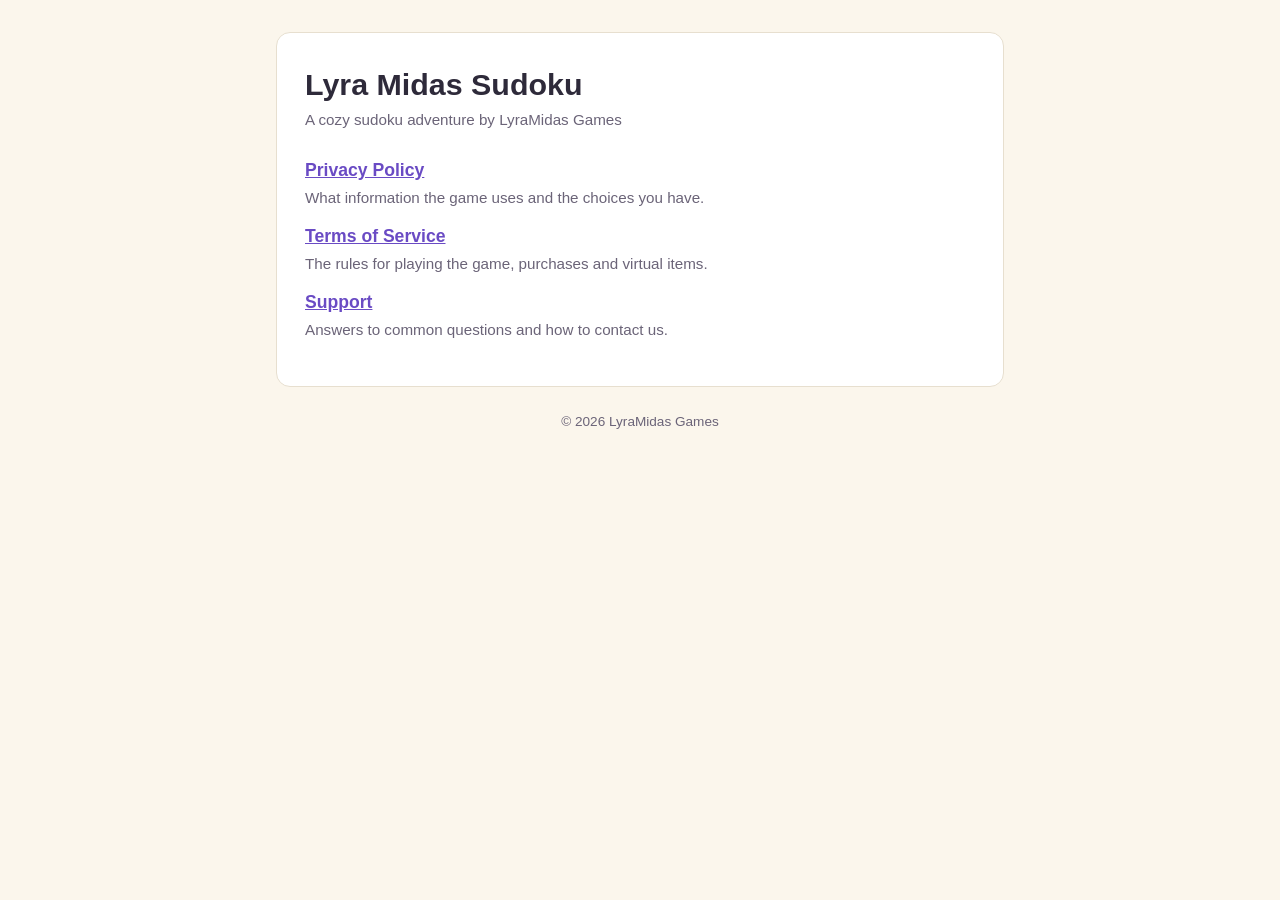
<file: index.html>
<!doctype html>
<html lang="en">
<head>
<meta charset="utf-8">
<meta name="viewport" content="width=device-width, initial-scale=1">
<title>Lyra Midas Sudoku</title>
<meta name="description" content="Lyra Midas Sudoku by LyraMidas Games: privacy policy, terms of service and support.">
<link rel="stylesheet" href="style.css">
</head>
<body>
<main>
<div class="card">
  <h1>Lyra Midas Sudoku</h1>
  <p class="meta">A cozy sudoku adventure by LyraMidas Games</p>
  <ul class="links">
    <li><a href="privacy-policy.html">Privacy Policy</a><span>What information the game uses and the choices you have.</span></li>
    <li><a href="terms-of-service.html">Terms of Service</a><span>The rules for playing the game, purchases and virtual items.</span></li>
    <li><a href="support.html">Support</a><span>Answers to common questions and how to contact us.</span></li>
  </ul>
</div>
<footer>© 2026 LyraMidas Games</footer>
</main>
</body>
</html>
</file>
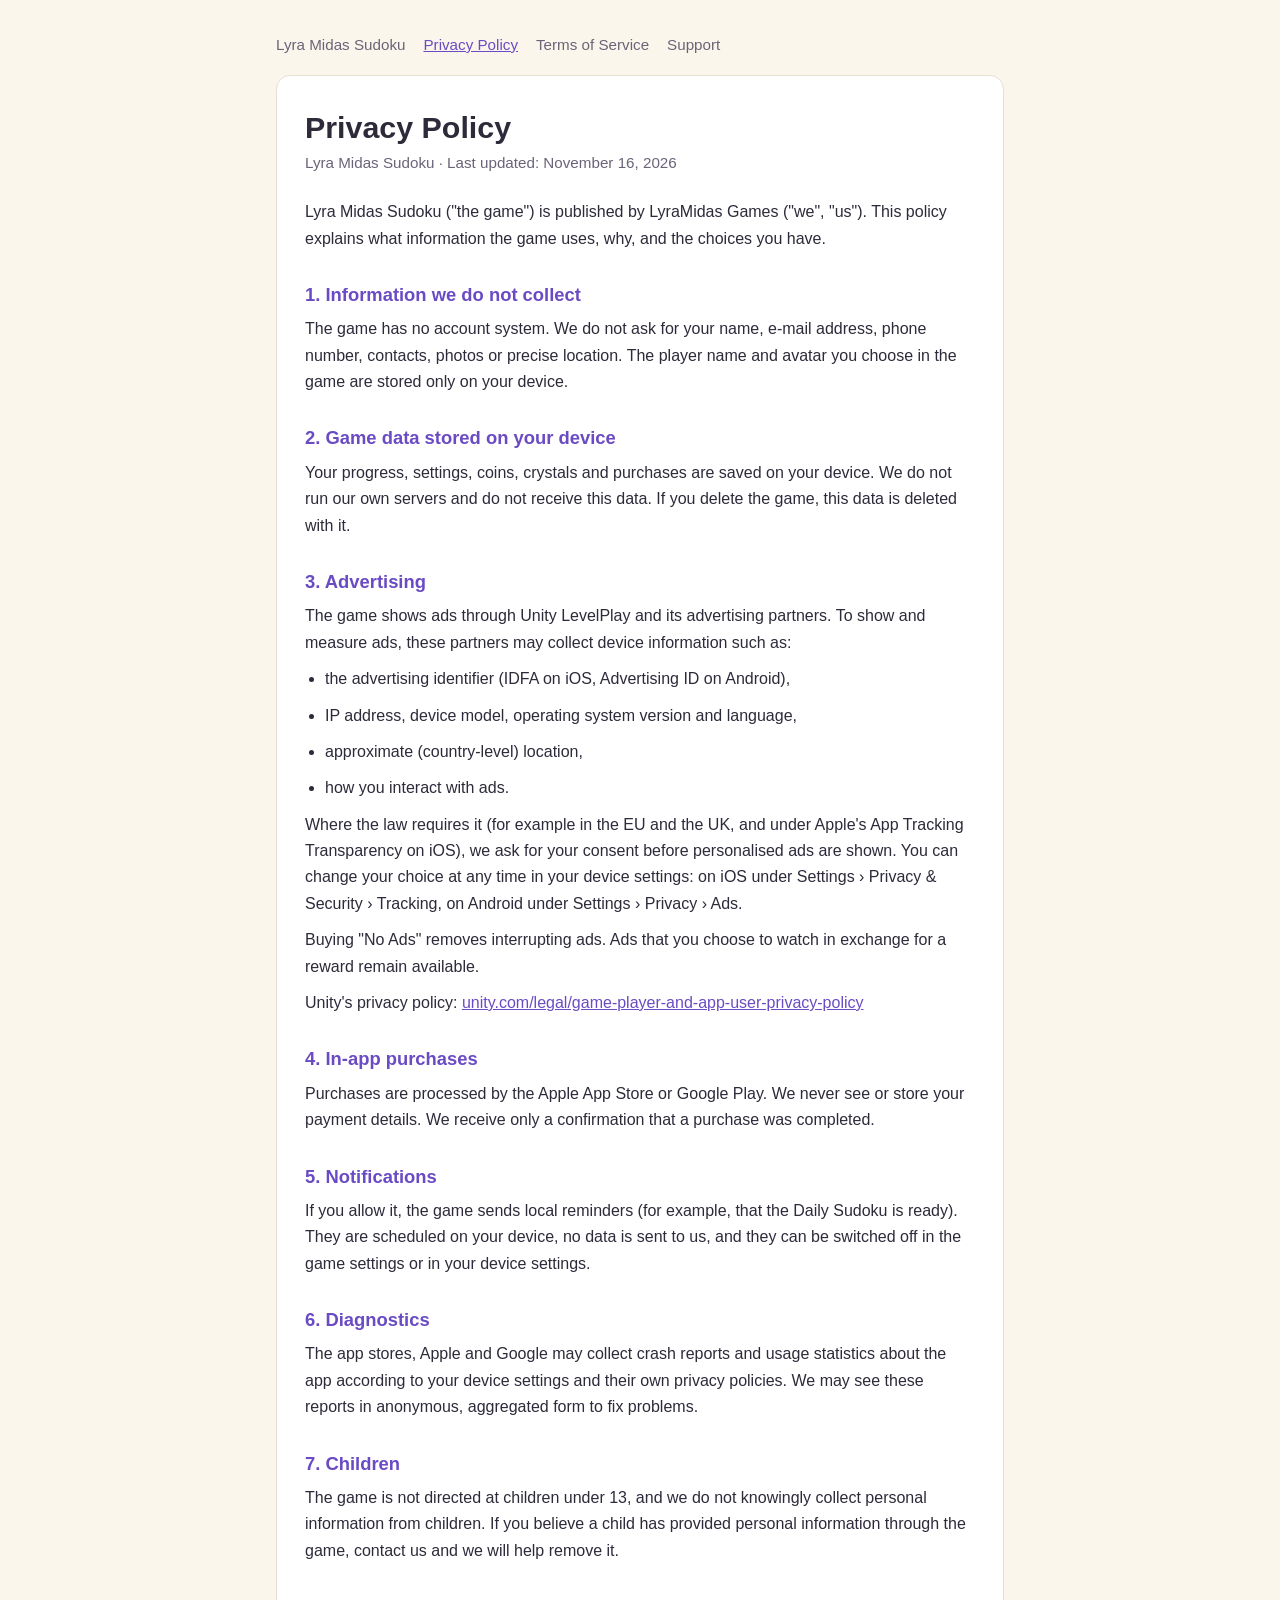
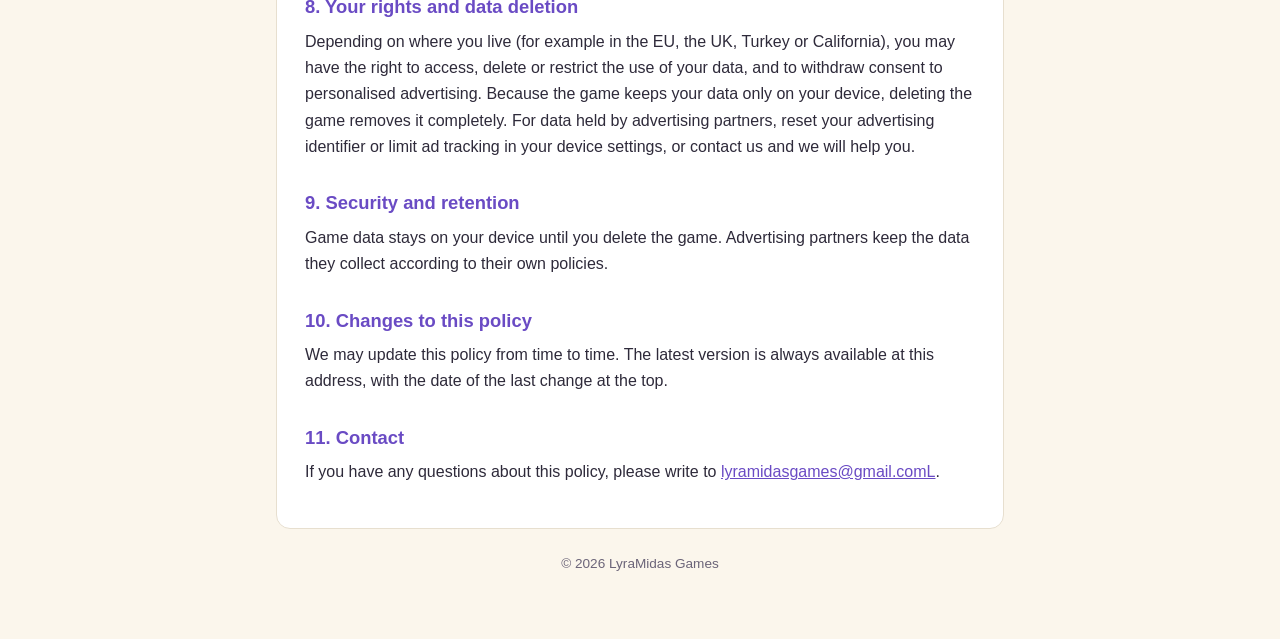
<file: privacy-policy.html>
<!doctype html>
<html lang="en">
<head>
<meta charset="utf-8">
<meta name="viewport" content="width=device-width, initial-scale=1">
<title>Privacy Policy – Lyra Midas Sudoku</title>
<meta name="description" content="Privacy Policy for the mobile game Lyra Midas Sudoku by LyraMidas Games.">
<link rel="stylesheet" href="style.css">
</head>
<body>
<main>
<nav>
  <a href="index.html">Lyra Midas Sudoku</a>
  <a href="privacy-policy.html" aria-current="page">Privacy Policy</a>
  <a href="terms-of-service.html">Terms of Service</a>
  <a href="support.html">Support</a>
</nav>
<div class="card">
  <h1>Privacy Policy</h1>
  <p class="meta">Lyra Midas Sudoku · Last updated: November 16, 2026</p>

  <p>Lyra Midas Sudoku ("the game") is published by LyraMidas Games ("we", "us"). This policy explains what information the game uses, why, and the choices you have.</p>

  <h2>1. Information we do not collect</h2>
  <p>The game has no account system. We do not ask for your name, e-mail address, phone number, contacts, photos or precise location. The player name and avatar you choose in the game are stored only on your device.</p>

  <h2>2. Game data stored on your device</h2>
  <p>Your progress, settings, coins, crystals and purchases are saved on your device. We do not run our own servers and do not receive this data. If you delete the game, this data is deleted with it.</p>

  <h2>3. Advertising</h2>
  <p>The game shows ads through Unity LevelPlay and its advertising partners. To show and measure ads, these partners may collect device information such as:</p>
  <ul>
    <li>the advertising identifier (IDFA on iOS, Advertising ID on Android),</li>
    <li>IP address, device model, operating system version and language,</li>
    <li>approximate (country-level) location,</li>
    <li>how you interact with ads.</li>
  </ul>
  <p>Where the law requires it (for example in the EU and the UK, and under Apple's App Tracking Transparency on iOS), we ask for your consent before personalised ads are shown. You can change your choice at any time in your device settings: on iOS under Settings › Privacy &amp; Security › Tracking, on Android under Settings › Privacy › Ads.</p>
  <p>Buying "No Ads" removes interrupting ads. Ads that you choose to watch in exchange for a reward remain available.</p>
  <p>Unity's privacy policy: <a href="https://unity.com/legal/game-player-and-app-user-privacy-policy">unity.com/legal/game-player-and-app-user-privacy-policy</a></p>

  <h2>4. In-app purchases</h2>
  <p>Purchases are processed by the Apple App Store or Google Play. We never see or store your payment details. We receive only a confirmation that a purchase was completed.</p>

  <h2>5. Notifications</h2>
  <p>If you allow it, the game sends local reminders (for example, that the Daily Sudoku is ready). They are scheduled on your device, no data is sent to us, and they can be switched off in the game settings or in your device settings.</p>

  <h2>6. Diagnostics</h2>
  <p>The app stores, Apple and Google may collect crash reports and usage statistics about the app according to your device settings and their own privacy policies. We may see these reports in anonymous, aggregated form to fix problems.</p>

  <h2>7. Children</h2>
  <p>The game is not directed at children under 13, and we do not knowingly collect personal information from children. If you believe a child has provided personal information through the game, contact us and we will help remove it.</p>

  <h2>8. Your rights and data deletion</h2>
  <p>Depending on where you live (for example in the EU, the UK, Turkey or California), you may have the right to access, delete or restrict the use of your data, and to withdraw consent to personalised advertising. Because the game keeps your data only on your device, deleting the game removes it completely. For data held by advertising partners, reset your advertising identifier or limit ad tracking in your device settings, or contact us and we will help you.</p>

  <h2>9. Security and retention</h2>
  <p>Game data stays on your device until you delete the game. Advertising partners keep the data they collect according to their own policies.</p>

  <h2>10. Changes to this policy</h2>
  <p>We may update this policy from time to time. The latest version is always available at this address, with the date of the last change at the top.</p>

  <h2>11. Contact</h2>
  <p>If you have any questions about this policy, please write to <a href="mailto:lyramidasgames@gmail.comL">lyramidasgames@gmail.comL</a>.</p>
</div>
<footer>© 2026 LyraMidas Games</footer>
</main>
</body>
</html>
</file>
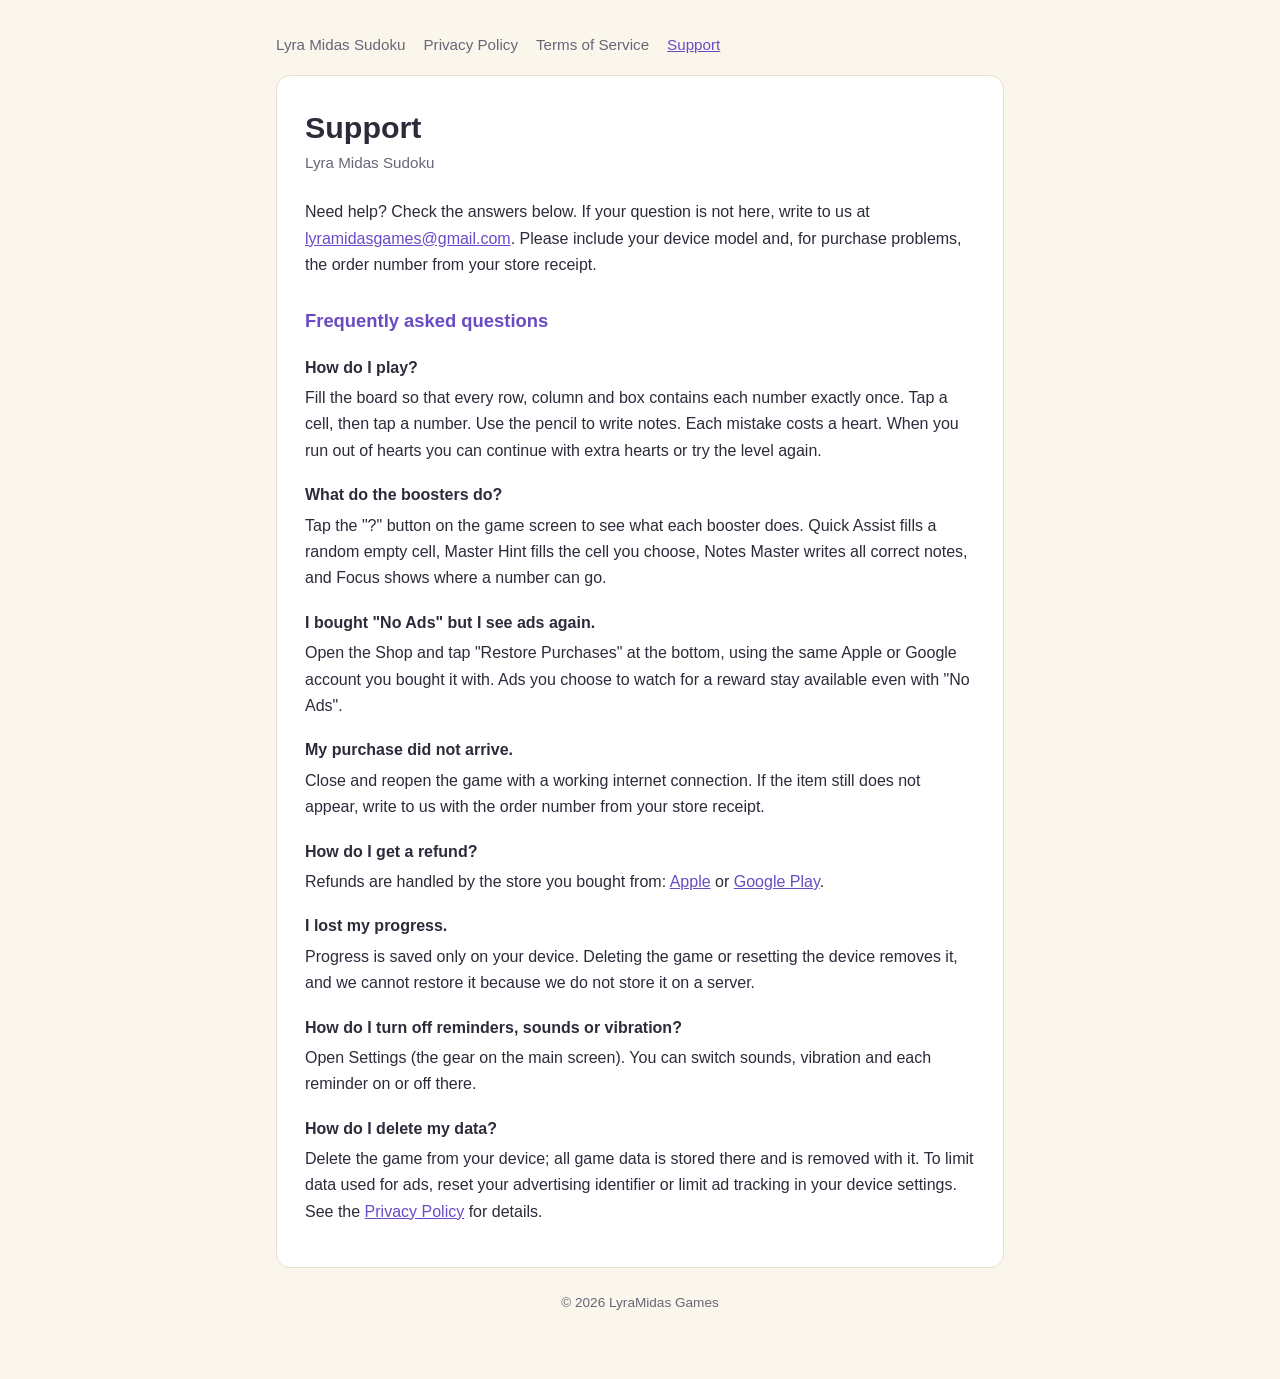
<file: support.html>
<!doctype html>
<html lang="en">
<head>
<meta charset="utf-8">
<meta name="viewport" content="width=device-width, initial-scale=1">
<title>Support – Lyra Midas Sudoku</title>
<meta name="description" content="Help and support for the mobile game Lyra Midas Sudoku by LyraMidas Games.">
<link rel="stylesheet" href="style.css">
</head>
<body>
<main>
<nav>
  <a href="index.html">Lyra Midas Sudoku</a>
  <a href="privacy-policy.html">Privacy Policy</a>
  <a href="terms-of-service.html">Terms of Service</a>
  <a href="support.html" aria-current="page">Support</a>
</nav>
<div class="card">
  <h1>Support</h1>
  <p class="meta">Lyra Midas Sudoku</p>

  <p>Need help? Check the answers below. If your question is not here, write to us at <a href="mailto:lyramidasgames@gmail.com">lyramidasgames@gmail.com</a>. Please include your device model and, for purchase problems, the order number from your store receipt.</p>

  <h2>Frequently asked questions</h2>

  <h3>How do I play?</h3>
  <p>Fill the board so that every row, column and box contains each number exactly once. Tap a cell, then tap a number. Use the pencil to write notes. Each mistake costs a heart. When you run out of hearts you can continue with extra hearts or try the level again.</p>

  <h3>What do the boosters do?</h3>
  <p>Tap the "?" button on the game screen to see what each booster does. Quick Assist fills a random empty cell, Master Hint fills the cell you choose, Notes Master writes all correct notes, and Focus shows where a number can go.</p>

  <h3>I bought "No Ads" but I see ads again.</h3>
  <p>Open the Shop and tap "Restore Purchases" at the bottom, using the same Apple or Google account you bought it with. Ads you choose to watch for a reward stay available even with "No Ads".</p>

  <h3>My purchase did not arrive.</h3>
  <p>Close and reopen the game with a working internet connection. If the item still does not appear, write to us with the order number from your store receipt.</p>

  <h3>How do I get a refund?</h3>
  <p>Refunds are handled by the store you bought from: <a href="https://reportaproblem.apple.com">Apple</a> or <a href="https://support.google.com/googleplay/answer/2479637">Google Play</a>.</p>

  <h3>I lost my progress.</h3>
  <p>Progress is saved only on your device. Deleting the game or resetting the device removes it, and we cannot restore it because we do not store it on a server.</p>

  <h3>How do I turn off reminders, sounds or vibration?</h3>
  <p>Open Settings (the gear on the main screen). You can switch sounds, vibration and each reminder on or off there.</p>

  <h3>How do I delete my data?</h3>
  <p>Delete the game from your device; all game data is stored there and is removed with it. To limit data used for ads, reset your advertising identifier or limit ad tracking in your device settings. See the <a href="privacy-policy.html">Privacy Policy</a> for details.</p>
</div>
<footer>© 2026 LyraMidas Games</footer>
</main>
</body>
</html>
</file>
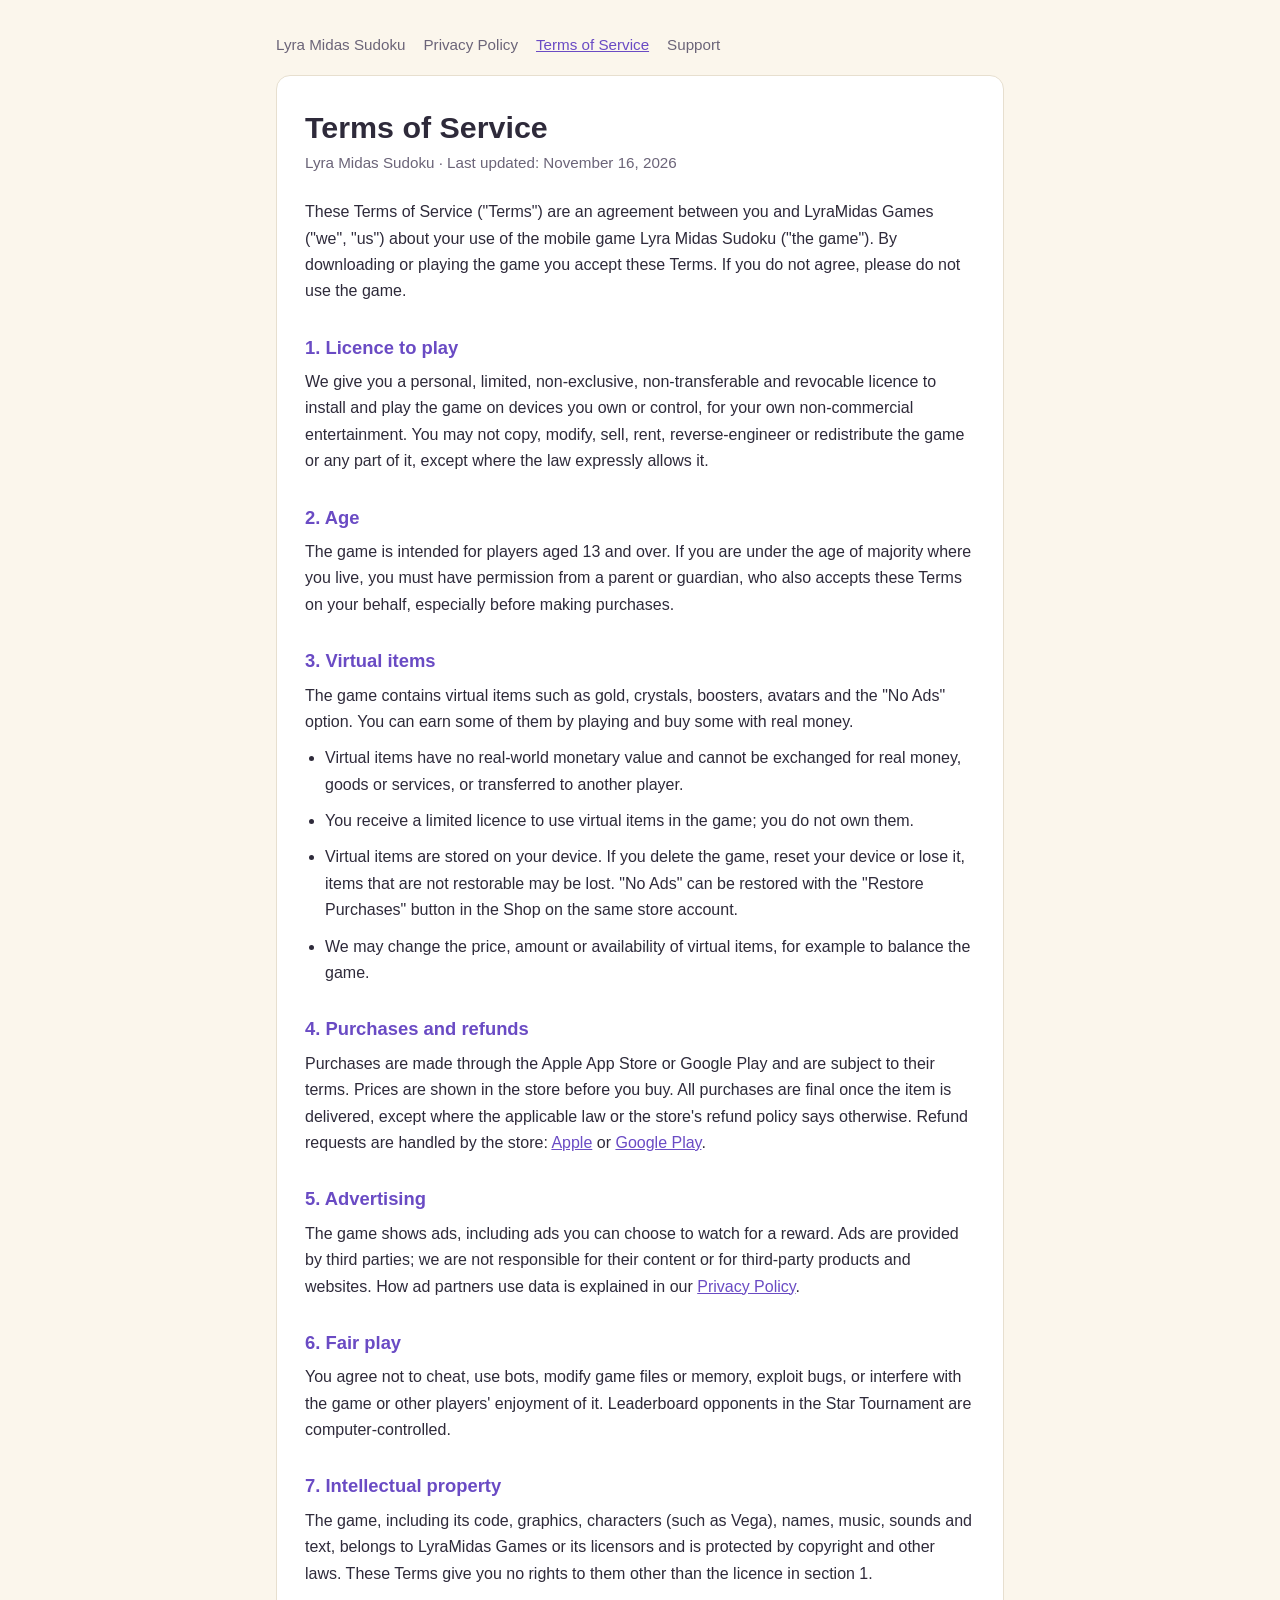
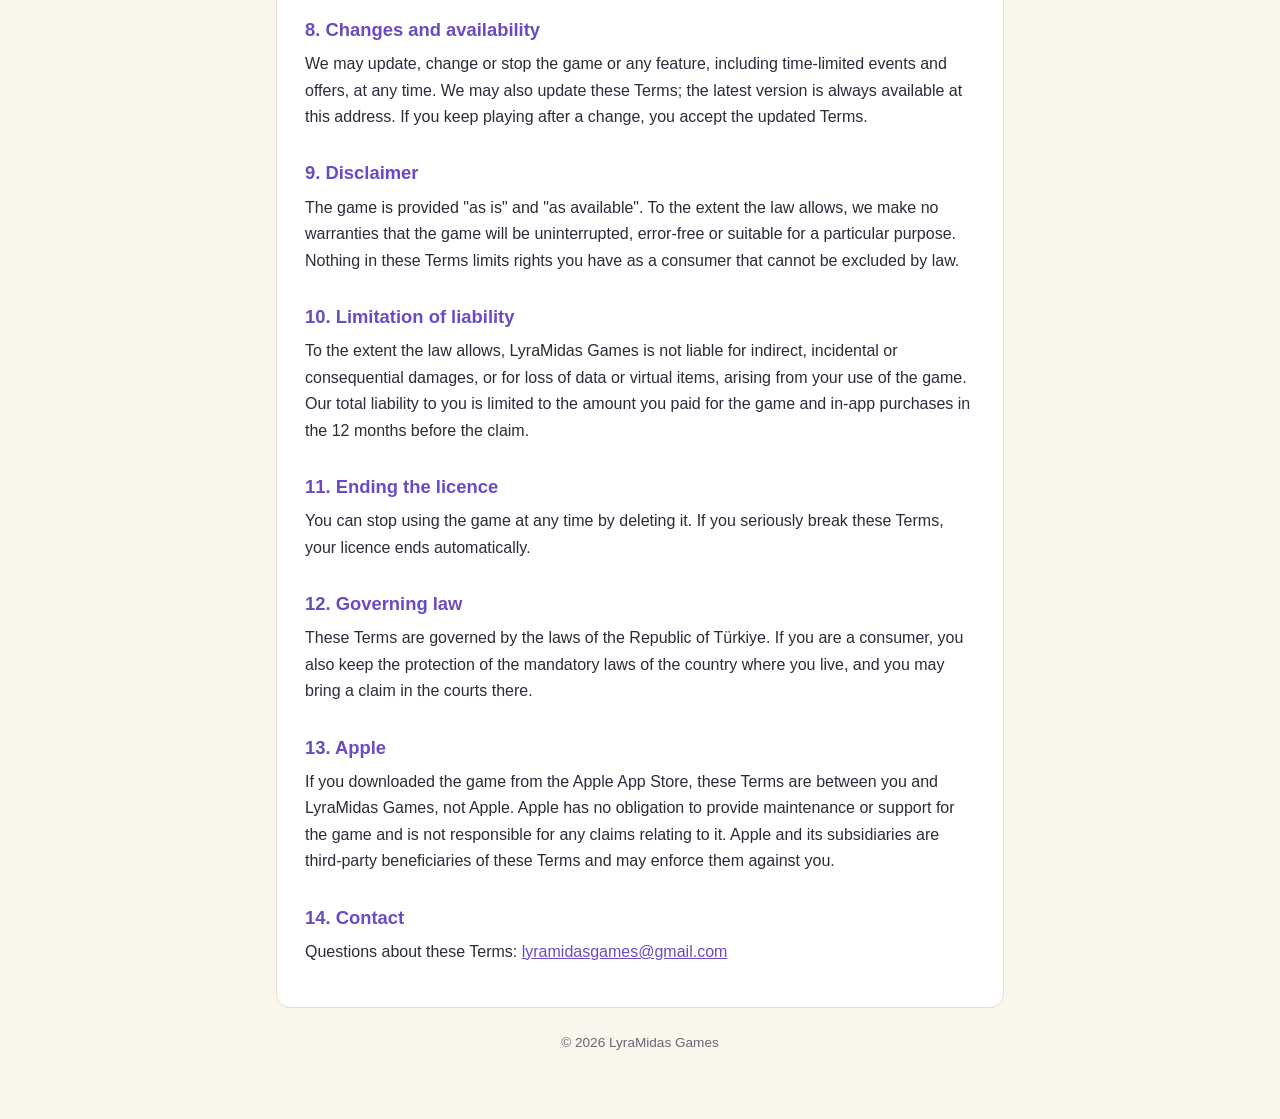
<file: terms-of-service.html>
<!doctype html>
<html lang="en">
<head>
<meta charset="utf-8">
<meta name="viewport" content="width=device-width, initial-scale=1">
<title>Terms of Service – Lyra Midas Sudoku</title>
<meta name="description" content="Terms of Service (end user license agreement) for the mobile game Lyra Midas Sudoku by LyraMidas Games.">
<link rel="stylesheet" href="style.css">
</head>
<body>
<main>
<nav>
  <a href="index.html">Lyra Midas Sudoku</a>
  <a href="privacy-policy.html">Privacy Policy</a>
  <a href="terms-of-service.html" aria-current="page">Terms of Service</a>
  <a href="support.html">Support</a>
</nav>
<div class="card">
  <h1>Terms of Service</h1>
  <p class="meta">Lyra Midas Sudoku · Last updated: November 16, 2026</p>

  <p>These Terms of Service ("Terms") are an agreement between you and LyraMidas Games ("we", "us") about your use of the mobile game Lyra Midas Sudoku ("the game"). By downloading or playing the game you accept these Terms. If you do not agree, please do not use the game.</p>

  <h2>1. Licence to play</h2>
  <p>We give you a personal, limited, non-exclusive, non-transferable and revocable licence to install and play the game on devices you own or control, for your own non-commercial entertainment. You may not copy, modify, sell, rent, reverse-engineer or redistribute the game or any part of it, except where the law expressly allows it.</p>

  <h2>2. Age</h2>
  <p>The game is intended for players aged 13 and over. If you are under the age of majority where you live, you must have permission from a parent or guardian, who also accepts these Terms on your behalf, especially before making purchases.</p>

  <h2>3. Virtual items</h2>
  <p>The game contains virtual items such as gold, crystals, boosters, avatars and the "No Ads" option. You can earn some of them by playing and buy some with real money.</p>
  <ul>
    <li>Virtual items have no real-world monetary value and cannot be exchanged for real money, goods or services, or transferred to another player.</li>
    <li>You receive a limited licence to use virtual items in the game; you do not own them.</li>
    <li>Virtual items are stored on your device. If you delete the game, reset your device or lose it, items that are not restorable may be lost. "No Ads" can be restored with the "Restore Purchases" button in the Shop on the same store account.</li>
    <li>We may change the price, amount or availability of virtual items, for example to balance the game.</li>
  </ul>

  <h2>4. Purchases and refunds</h2>
  <p>Purchases are made through the Apple App Store or Google Play and are subject to their terms. Prices are shown in the store before you buy. All purchases are final once the item is delivered, except where the applicable law or the store's refund policy says otherwise. Refund requests are handled by the store: <a href="https://reportaproblem.apple.com">Apple</a> or <a href="https://support.google.com/googleplay/answer/2479637">Google Play</a>.</p>

  <h2>5. Advertising</h2>
  <p>The game shows ads, including ads you can choose to watch for a reward. Ads are provided by third parties; we are not responsible for their content or for third-party products and websites. How ad partners use data is explained in our <a href="privacy-policy.html">Privacy Policy</a>.</p>

  <h2>6. Fair play</h2>
  <p>You agree not to cheat, use bots, modify game files or memory, exploit bugs, or interfere with the game or other players' enjoyment of it. Leaderboard opponents in the Star Tournament are computer-controlled.</p>

  <h2>7. Intellectual property</h2>
  <p>The game, including its code, graphics, characters (such as Vega), names, music, sounds and text, belongs to LyraMidas Games or its licensors and is protected by copyright and other laws. These Terms give you no rights to them other than the licence in section 1.</p>

  <h2>8. Changes and availability</h2>
  <p>We may update, change or stop the game or any feature, including time-limited events and offers, at any time. We may also update these Terms; the latest version is always available at this address. If you keep playing after a change, you accept the updated Terms.</p>

  <h2>9. Disclaimer</h2>
  <p>The game is provided "as is" and "as available". To the extent the law allows, we make no warranties that the game will be uninterrupted, error-free or suitable for a particular purpose. Nothing in these Terms limits rights you have as a consumer that cannot be excluded by law.</p>

  <h2>10. Limitation of liability</h2>
  <p>To the extent the law allows, LyraMidas Games is not liable for indirect, incidental or consequential damages, or for loss of data or virtual items, arising from your use of the game. Our total liability to you is limited to the amount you paid for the game and in-app purchases in the 12 months before the claim.</p>

  <h2>11. Ending the licence</h2>
  <p>You can stop using the game at any time by deleting it. If you seriously break these Terms, your licence ends automatically.</p>

  <h2>12. Governing law</h2>
  <p>These Terms are governed by the laws of the Republic of Türkiye. If you are a consumer, you also keep the protection of the mandatory laws of the country where you live, and you may bring a claim in the courts there.</p>

  <h2>13. Apple</h2>
  <p>If you downloaded the game from the Apple App Store, these Terms are between you and LyraMidas Games, not Apple. Apple has no obligation to provide maintenance or support for the game and is not responsible for any claims relating to it. Apple and its subsidiaries are third-party beneficiaries of these Terms and may enforce them against you.</p>

  <h2>14. Contact</h2>
  <p>Questions about these Terms: <a href="mailto:lyramidasgames@gmail.com">lyramidasgames@gmail.com</a></p>
</div>
<footer>© 2026 LyraMidas Games</footer>
</main>
</body>
</html>
</file>
<file: style.css>
:root {
  --bg: #fbf6ec; --card: #ffffff; --text: #2e2a3a; --muted: #6b6478;
  --accent: #6a4bc4; --rule: #e7dfcf;
}
@media (prefers-color-scheme: dark) {
  :root { --bg: #17141f; --card: #211d2c; --text: #ece8f4; --muted: #a59fb3; --accent: #b59cff; --rule: #343044; }
}
* { box-sizing: border-box; }
body {
  margin: 0; background: var(--bg); color: var(--text);
  font: 16px/1.65 -apple-system, BlinkMacSystemFont, "Segoe UI", Roboto, Helvetica, Arial, sans-serif;
}
main { max-width: 760px; margin: 0 auto; padding: 32px 16px 64px; }
nav { display: flex; flex-wrap: wrap; gap: 6px 18px; margin: 0 0 18px; font-size: .95rem; }
nav a { color: var(--muted); text-decoration: none; }
nav a:hover, nav a[aria-current="page"] { color: var(--accent); text-decoration: underline; }
.card { background: var(--card); border: 1px solid var(--rule); border-radius: 14px; padding: 32px 28px; }
h1 { font-size: 1.9rem; line-height: 1.25; margin: 0 0 4px; }
.meta { color: var(--muted); margin: 0 0 24px; font-size: .95rem; }
h2 { font-size: 1.15rem; margin: 28px 0 6px; color: var(--accent); }
h3 { font-size: 1rem; margin: 18px 0 4px; }
p, li { margin: 0 0 10px; }
ul { padding-left: 20px; margin: 0 0 10px; }
a { color: var(--accent); }
.links { list-style: none; padding: 0; }
.links li { margin: 0 0 12px; }
.links a { font-size: 1.1rem; font-weight: 600; }
.links span { display: block; color: var(--muted); font-size: .95rem; }
footer { color: var(--muted); font-size: .85rem; text-align: center; margin-top: 24px; }
@media (max-width: 480px) { .card { padding: 24px 18px; } h1 { font-size: 1.55rem; } }
</file>
